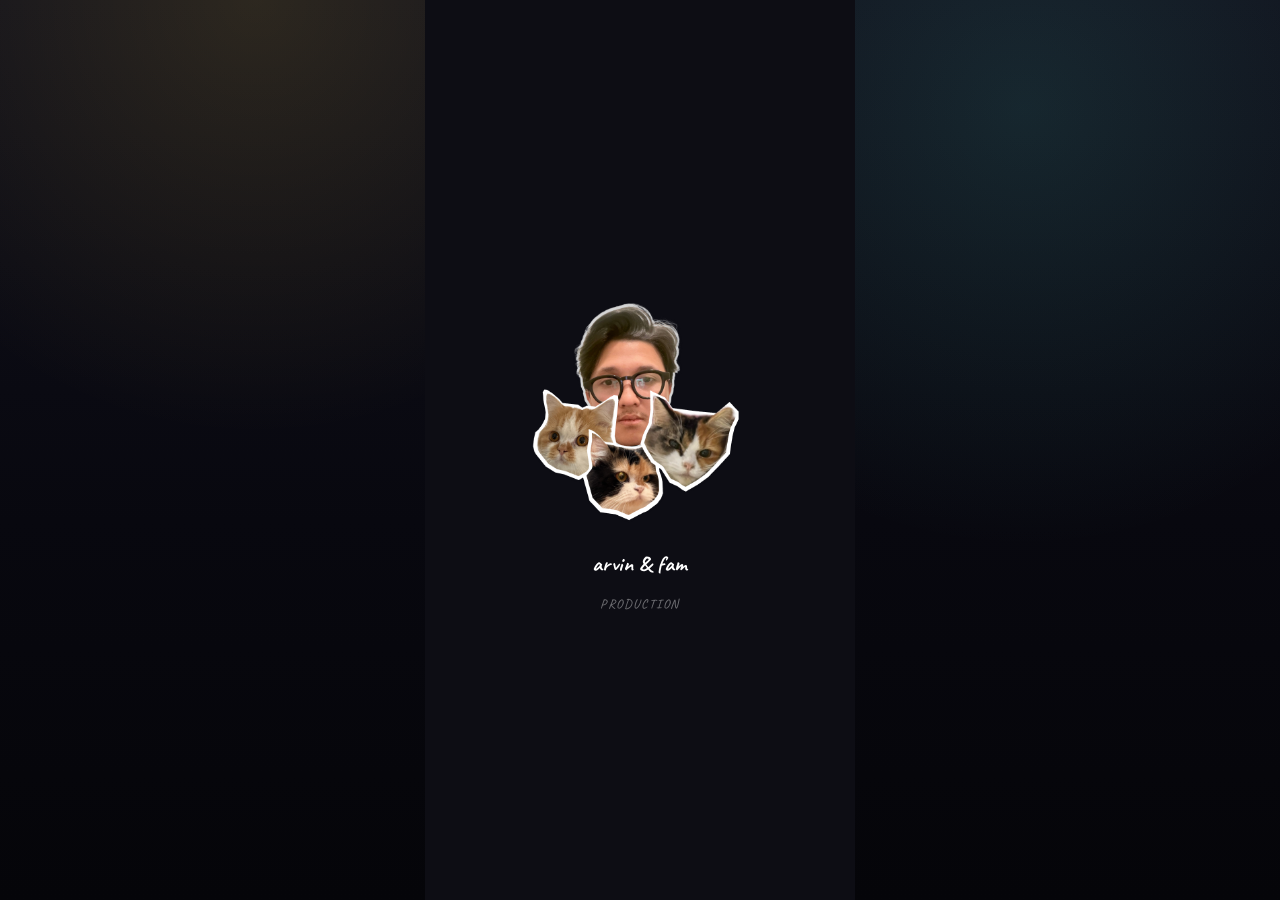
<file: index.html>
<!DOCTYPE html>
<html lang="en">
<head>
<meta charset="UTF-8">
<meta name="viewport" content="width=device-width,initial-scale=1,user-scalable=no,maximum-scale=1,viewport-fit=cover">
<title>Order Arvin</title>
<link rel="stylesheet" href="styles.css">
<link rel="icon" type="image/png" href="assets/favicon.png">
<link rel="apple-touch-icon" href="assets/favicon.png">
</head>
<body>
<div id="app">
  <div class="hdr"><h1></h1></div>
  <div class="obar" id="obar"></div>
  <div class="stats">
    <div class="st"><div class="sl">Level</div><div class="sv gd" id="slv" onclick="G.debugTap()">1</div></div>
    <div class="st"><div class="sl">Moves</div><div class="sv" id="smv">0</div></div>
    <div class="st"><div class="sl">Best</div><div class="sv cn" id="sbt">-</div></div>
  </div>
  <div class="gc-wrap"><canvas id="gc"></canvas></div>
  <div class="ctrls">
    <button class="btn dis" id="ubtn" onclick="G.undo()">↩ Undo</button>
    <button class="btn" onclick="G.showLevels()">Levels</button>
    <button class="btn" onclick="G.restart()">↻ Restart</button>
  </div>
  <div class="footnote">made with ❤️ by abang</div>
  <div class="stg" id="stg" onclick="G.toggleSound()">🔊</div>
  <div class="intro" id="intro" aria-label="arvin & fam production">
    <div class="intro-screen">
      <img class="intro-photo" src="intro-family.png" alt="arvin and fam" onerror="this.style.display='none'">
      <div class="intro-title">arvin &amp; fam</div>
      <div class="intro-sub">production</div>
    </div>
  </div>
</div>
<div id="wc"></div>
<div id="cc"></div>

<script src="game.js" defer></script>
</body>
</html>
</file>
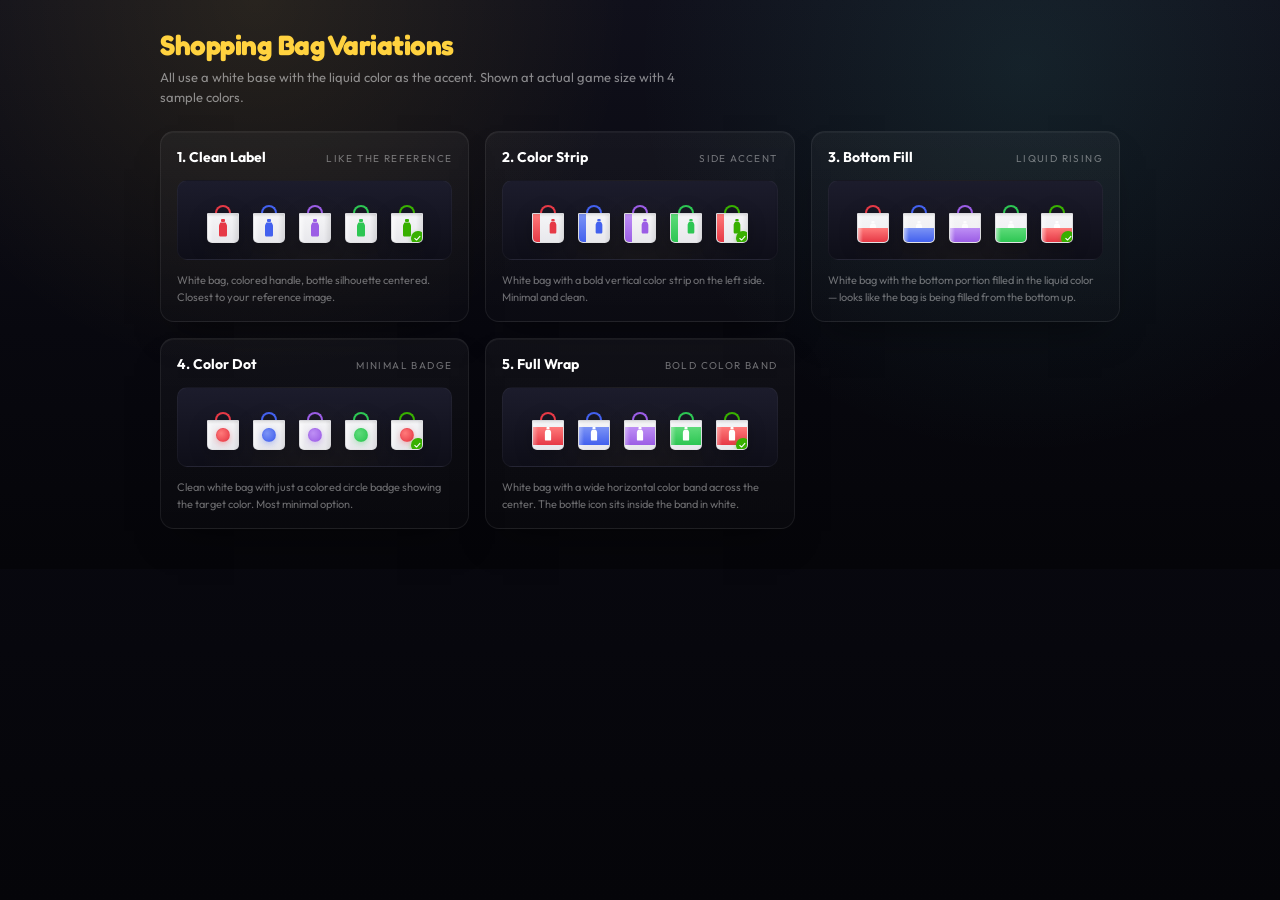
<file: bag-variations.html>
<!DOCTYPE html>
<html lang="en">
<head>
<meta charset="UTF-8">
<meta name="viewport" content="width=device-width,initial-scale=1">
<title>Shopping Bag Variations — Order Arvin</title>
<style>
@import url('https://fonts.googleapis.com/css2?family=Fredoka:wght@600;700&family=Outfit:wght@400;500;600;700;800&display=swap');
*{box-sizing:border-box;margin:0;padding:0}
html,body{min-height:100%;background:radial-gradient(circle at 20% 0%,rgba(255,210,63,.10),transparent 32%),radial-gradient(circle at 80% 12%,rgba(78,205,196,.10),transparent 34%),linear-gradient(180deg,#10101b 0%,#08080f 58%,#050509 100%);color:#fff;font-family:'Outfit',sans-serif}
body{padding:28px 20px 40px}
.wrap{max-width:960px;margin:0 auto}
h1{font-family:'Fredoka',sans-serif;font-size:28px;color:#ffd23f;letter-spacing:-.5px;margin-bottom:6px}
.sub{color:rgba(255,255,255,.5);font-size:13px;max-width:560px;line-height:1.5;margin-bottom:24px}

.grid{display:grid;grid-template-columns:repeat(auto-fit,minmax(260px,1fr));gap:16px}
.card{
  border:1px solid rgba(255,255,255,.07);
  background:linear-gradient(180deg,rgba(255,255,255,.04),rgba(255,255,255,.015));
  border-radius:14px;padding:16px;
  box-shadow:0 20px 36px -18px rgba(0,0,0,.5),inset 0 1px 0 rgba(255,255,255,.04);
  cursor:pointer;transition:border-color .2s,transform .2s;
}
.card:hover{border-color:rgba(255,210,63,.22);transform:translateY(-2px)}
.card .head{display:flex;justify-content:space-between;align-items:baseline;margin-bottom:14px;gap:8px}
.card .name{font-weight:700;font-size:14px}
.card .tag{font-size:10px;color:rgba(255,255,255,.4);text-transform:uppercase;letter-spacing:1.4px}
.stage{
  border-radius:10px;overflow:hidden;
  background:radial-gradient(ellipse at 50% 95%,rgba(255,210,63,.04) 0%,transparent 60%),linear-gradient(180deg,#1c1c2c 0%,#0e0e18 100%);
  border:1px solid rgba(255,255,255,.04);
  padding:20px 10px 16px;
  display:flex;justify-content:center;gap:10px;align-items:flex-end;min-height:80px;
}
.notes{margin-top:12px;font-size:11px;color:rgba(255,255,255,.4);line-height:1.5}
</style>
</head>
<body>
<main class="wrap">
  <h1>Shopping Bag Variations</h1>
  <p class="sub">All use a white base with the liquid color as the accent. Shown at actual game size with 4 sample colors.</p>
  <div class="grid" id="grid"></div>
</main>

<script>
const C=[
  {n:'Red',f:'#E63946',m:'#c1272d',d:'#7a1118',l:'#ff7a7a',s:'#ffb3b3'},
  {n:'Blue',f:'#4361EE',m:'#3350cc',d:'#1e2e80',l:'#7b93f5',s:'#b8c8ff'},
  {n:'Purple',f:'#9B5DE5',m:'#7a3dc0',d:'#4c2480',l:'#be8ff5',s:'#dcc5ff'},
  {n:'Green',f:'#2DC653',m:'#22a040',d:'#15662a',l:'#5edb7a',s:'#aef0be'},
];

function hexToRgba(hex,a){
  const r=parseInt(hex.slice(1,3),16),g=parseInt(hex.slice(3,5),16),b=parseInt(hex.slice(5,7),16);
  return `rgba(${r},${g},${b},${a})`;
}

// Bottle silhouette as an inline SVG (simple iconic shape matching the reference)
function bottleSVG(color,w=12,h=18){
  return `<svg width="${w}" height="${h}" viewBox="0 0 12 18" fill="none" xmlns="http://www.w3.org/2000/svg">
    <rect x="4" y="0" width="4" height="3" rx="1" fill="${color}"/>
    <path d="M3.5 3.5 C3.5 3.5 2 5.5 2 7 L2 16 C2 17 2.8 17.5 3.5 17.5 L8.5 17.5 C9.2 17.5 10 17 10 16 L10 7 C10 5.5 8.5 3.5 8.5 3.5 Z" fill="${color}"/>
  </svg>`;
}

// ══════════════════════════════════════
// VARIATION DEFINITIONS
// ══════════════════════════════════════
const variations = [
  {
    name:'1. Clean Label',
    tag:'like the reference',
    notes:'White bag, colored handle, bottle silhouette centered. Closest to your reference image.',
    render(c, done){
      return `
        <div style="display:flex;flex-direction:column;align-items:center;width:36px;filter:drop-shadow(0 5px 8px rgba(0,0,0,.25))">
          <!-- Handle -->
          <div style="width:16px;height:9px;border:2.5px solid ${done?'#38B000':c.f};border-bottom:none;border-radius:8px 8px 0 0;margin-bottom:-1px"></div>
          <!-- Bag body -->
          <div style="width:32px;height:30px;border-radius:1px 1px 5px 5px;background:linear-gradient(180deg,#f5f5f7,#e8e8ec);border:1px solid rgba(0,0,0,.08);display:flex;align-items:center;justify-content:center;position:relative;overflow:hidden">
            <!-- Left edge highlight -->
            <div style="position:absolute;top:0;left:0;width:5px;height:100%;background:linear-gradient(90deg,rgba(255,255,255,.6),transparent)"></div>
            <!-- Right shadow -->
            <div style="position:absolute;top:0;right:0;width:6px;height:100%;background:linear-gradient(270deg,rgba(0,0,0,.08),transparent)"></div>
            <!-- Fold line -->
            <div style="position:absolute;top:0;left:0;right:0;height:3px;background:linear-gradient(180deg,rgba(0,0,0,.1),transparent)"></div>
            <!-- Bottle icon -->
            ${bottleSVG(done?'#38B000':c.f)}
            ${done?`<div style="position:absolute;bottom:-3px;right:-3px;width:14px;height:14px;border-radius:50%;background:#38B000;display:flex;align-items:center;justify-content:center;font-size:8px;font-weight:700;color:#fff;box-shadow:0 2px 5px rgba(56,176,0,.4)">✓</div>`:''}
          </div>
        </div>`;
    }
  },
  {
    name:'2. Color Strip',
    tag:'side accent',
    notes:'White bag with a bold vertical color strip on the left side. Minimal and clean.',
    render(c, done){
      return `
        <div style="display:flex;flex-direction:column;align-items:center;width:36px;filter:drop-shadow(0 5px 8px rgba(0,0,0,.25))">
          <div style="width:16px;height:9px;border:2.5px solid ${done?'#38B000':c.f};border-bottom:none;border-radius:8px 8px 0 0;margin-bottom:-1px"></div>
          <div style="width:32px;height:30px;border-radius:1px 1px 5px 5px;background:linear-gradient(180deg,#f5f5f7,#e8e8ec);border:1px solid rgba(0,0,0,.08);display:flex;align-items:center;position:relative;overflow:hidden">
            <!-- Color strip -->
            <div style="position:absolute;top:0;left:0;width:7px;height:100%;background:linear-gradient(180deg,${c.l},${c.f});border-radius:0 0 0 4px"></div>
            <!-- Fold line -->
            <div style="position:absolute;top:0;left:0;right:0;height:3px;background:linear-gradient(180deg,rgba(0,0,0,.08),transparent)"></div>
            <!-- Right shadow -->
            <div style="position:absolute;top:0;right:0;width:5px;height:100%;background:linear-gradient(270deg,rgba(0,0,0,.06),transparent)"></div>
            <!-- Bottle icon (shifted right) -->
            <div style="margin-left:auto;margin-right:5px">${bottleSVG(done?'#38B000':c.f,10,15)}</div>
            ${done?`<div style="position:absolute;bottom:-3px;right:-3px;width:14px;height:14px;border-radius:50%;background:#38B000;display:flex;align-items:center;justify-content:center;font-size:8px;font-weight:700;color:#fff;box-shadow:0 2px 5px rgba(56,176,0,.4)">✓</div>`:''}
          </div>
        </div>`;
    }
  },
  {
    name:'3. Bottom Fill',
    tag:'liquid rising',
    notes:'White bag with the bottom portion filled in the liquid color — looks like the bag is being filled from the bottom up.',
    render(c, done){
      return `
        <div style="display:flex;flex-direction:column;align-items:center;width:36px;filter:drop-shadow(0 5px 8px rgba(0,0,0,.25))">
          <div style="width:16px;height:9px;border:2.5px solid ${done?'#38B000':c.f};border-bottom:none;border-radius:8px 8px 0 0;margin-bottom:-1px"></div>
          <div style="width:32px;height:30px;border-radius:1px 1px 5px 5px;background:linear-gradient(180deg,#f5f5f7,#ededf0);border:1px solid rgba(0,0,0,.08);display:flex;align-items:center;justify-content:center;position:relative;overflow:hidden">
            <!-- Bottom color fill -->
            <div style="position:absolute;bottom:0;left:0;right:0;height:14px;background:linear-gradient(180deg,${c.l},${c.f});border-radius:0 0 4px 4px"></div>
            <!-- Left highlight -->
            <div style="position:absolute;top:0;left:0;width:5px;height:100%;background:linear-gradient(90deg,rgba(255,255,255,.5),transparent)"></div>
            <!-- Fold -->
            <div style="position:absolute;top:0;left:0;right:0;height:3px;background:linear-gradient(180deg,rgba(0,0,0,.08),transparent)"></div>
            <!-- Bottle icon (white on color) -->
            ${bottleSVG(done?'#fff':'rgba(255,255,255,.85)',10,14)}
            ${done?`<div style="position:absolute;bottom:-3px;right:-3px;width:14px;height:14px;border-radius:50%;background:#38B000;display:flex;align-items:center;justify-content:center;font-size:8px;font-weight:700;color:#fff;box-shadow:0 2px 5px rgba(56,176,0,.4)">✓</div>`:''}
          </div>
        </div>`;
    }
  },
  {
    name:'4. Color Dot',
    tag:'minimal badge',
    notes:'Clean white bag with just a colored circle badge showing the target color. Most minimal option.',
    render(c, done){
      return `
        <div style="display:flex;flex-direction:column;align-items:center;width:36px;filter:drop-shadow(0 5px 8px rgba(0,0,0,.25))">
          <div style="width:16px;height:9px;border:2.5px solid ${done?'#38B000':c.f};border-bottom:none;border-radius:8px 8px 0 0;margin-bottom:-1px"></div>
          <div style="width:32px;height:30px;border-radius:1px 1px 5px 5px;background:linear-gradient(180deg,#f5f5f7,#e8e8ec);border:1px solid rgba(0,0,0,.08);display:flex;align-items:center;justify-content:center;position:relative;overflow:hidden">
            <!-- Left highlight -->
            <div style="position:absolute;top:0;left:0;width:5px;height:100%;background:linear-gradient(90deg,rgba(255,255,255,.5),transparent)"></div>
            <!-- Fold -->
            <div style="position:absolute;top:0;left:0;right:0;height:3px;background:linear-gradient(180deg,rgba(0,0,0,.08),transparent)"></div>
            <!-- Right shadow -->
            <div style="position:absolute;top:0;right:0;width:5px;height:100%;background:linear-gradient(270deg,rgba(0,0,0,.06),transparent)"></div>
            <!-- Color circle -->
            <div style="width:14px;height:14px;border-radius:50%;background:radial-gradient(circle at 35% 35%,${c.l},${c.f});box-shadow:0 2px 6px ${hexToRgba(c.f,.35)};border:1px solid ${hexToRgba(c.f,.2)}"></div>
            ${done?`<div style="position:absolute;bottom:-3px;right:-3px;width:14px;height:14px;border-radius:50%;background:#38B000;display:flex;align-items:center;justify-content:center;font-size:8px;font-weight:700;color:#fff;box-shadow:0 2px 5px rgba(56,176,0,.4)">✓</div>`:''}
          </div>
        </div>`;
    }
  },
  {
    name:'5. Full Wrap',
    tag:'bold color band',
    notes:'White bag with a wide horizontal color band across the center. The bottle icon sits inside the band in white.',
    render(c, done){
      return `
        <div style="display:flex;flex-direction:column;align-items:center;width:36px;filter:drop-shadow(0 5px 8px rgba(0,0,0,.25))">
          <div style="width:16px;height:9px;border:2.5px solid ${done?'#38B000':c.f};border-bottom:none;border-radius:8px 8px 0 0;margin-bottom:-1px"></div>
          <div style="width:32px;height:30px;border-radius:1px 1px 5px 5px;background:linear-gradient(180deg,#f5f5f7,#e8e8ec);border:1px solid rgba(0,0,0,.08);display:flex;align-items:center;justify-content:center;position:relative;overflow:hidden">
            <!-- Color band across center -->
            <div style="position:absolute;top:6px;left:0;right:0;height:18px;background:linear-gradient(180deg,${c.l},${c.f})"></div>
            <!-- Left highlight -->
            <div style="position:absolute;top:0;left:0;width:5px;height:100%;background:linear-gradient(90deg,rgba(255,255,255,.35),transparent);z-index:1"></div>
            <!-- Fold -->
            <div style="position:absolute;top:0;left:0;right:0;height:3px;background:linear-gradient(180deg,rgba(0,0,0,.08),transparent);z-index:1"></div>
            <!-- Bottle icon (white) -->
            <div style="position:relative;z-index:1">${bottleSVG('#fff',10,14)}</div>
            ${done?`<div style="position:absolute;bottom:-3px;right:-3px;width:14px;height:14px;border-radius:50%;background:#38B000;display:flex;align-items:center;justify-content:center;font-size:8px;font-weight:700;color:#fff;box-shadow:0 2px 5px rgba(56,176,0,.4);z-index:2">✓</div>`:''}
          </div>
        </div>`;
    }
  },
];

// ══════════════════════════════════════
// RENDER
// ══════════════════════════════════════
const grid = document.getElementById('grid');

variations.forEach(v => {
  const card = document.createElement('div');
  card.className = 'card';

  // Render 4 colors as pending + 1 as done
  let bagHTML = '';
  C.forEach((c,i) => {
    bagHTML += v.render(c, false);
  });
  // Also show one "done" state
  bagHTML += v.render(C[0], true);

  card.innerHTML = `
    <div class="head">
      <span class="name">${v.name}</span>
      <span class="tag">${v.tag}</span>
    </div>
    <div class="stage">${bagHTML}</div>
    <div class="notes">${v.notes}</div>
  `;
  grid.appendChild(card);
});
</script>
</body>
</html>
</file>
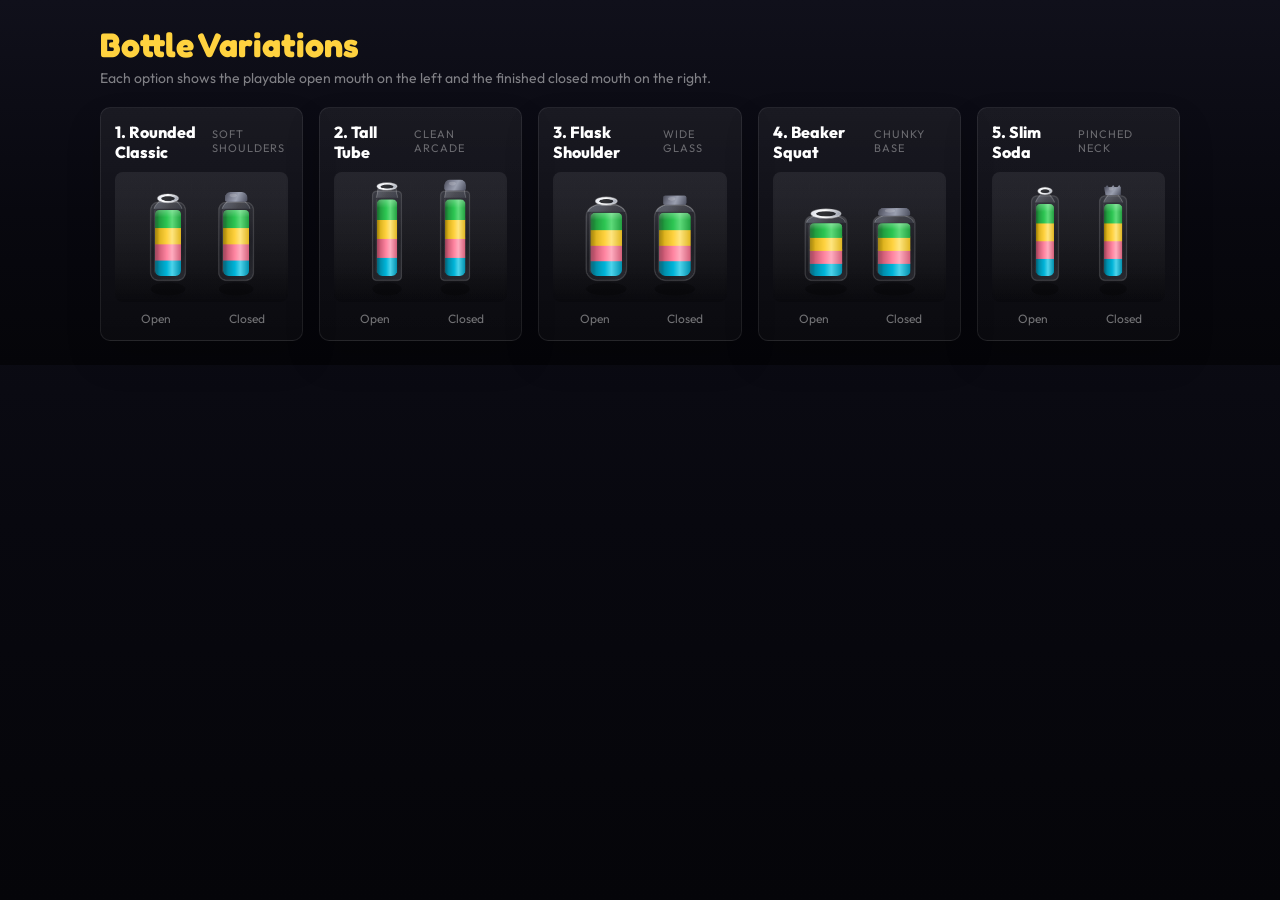
<file: bottle-variations.html>
<!DOCTYPE html>
<html lang="en">
<head>
<meta charset="UTF-8">
<meta name="viewport" content="width=device-width,initial-scale=1">
<title>Order Arvin Bottle Variations</title>
<style>
@import url('https://fonts.googleapis.com/css2?family=Fredoka:wght@600;700&family=Outfit:wght@400;600;800&display=swap');
*{box-sizing:border-box;margin:0;padding:0}
html,body{min-height:100%;background:linear-gradient(180deg,#10101b 0%,#08080f 58%,#050509 100%);color:#fff;font-family:'Outfit',sans-serif}
body{padding:24px}
.wrap{max-width:1080px;margin:0 auto}
h1{font-family:'Fredoka',sans-serif;font-size:34px;color:#ffd23f;margin-bottom:4px}
p{color:rgba(255,255,255,.48);font-size:14px;margin-bottom:20px}
.grid{display:grid;grid-template-columns:repeat(auto-fit,minmax(180px,1fr));gap:16px}
.card{border:1px solid rgba(255,255,255,.08);background:linear-gradient(180deg,rgba(255,255,255,.06),rgba(255,255,255,.025));border-radius:10px;padding:14px;box-shadow:0 18px 34px rgba(0,0,0,.18)}
.head{display:flex;justify-content:space-between;align-items:baseline;margin-bottom:10px}
.name{font-weight:800;color:#fff}
.tag{font-size:11px;color:rgba(255,255,255,.36);text-transform:uppercase;letter-spacing:1px}
canvas{display:block;width:100%;height:auto;border-radius:8px;background:linear-gradient(180deg,rgba(255,255,255,.035),rgba(0,0,0,.08))}
.labels{display:grid;grid-template-columns:1fr 1fr;gap:8px;margin-top:9px;color:rgba(255,255,255,.42);font-size:12px;text-align:center}
</style>
</head>
<body>
<main class="wrap">
  <h1>Bottle Variations</h1>
  <p>Each option shows the playable open mouth on the left and the finished closed mouth on the right.</p>
  <section class="grid" id="grid"></section>
</main>

<script>
const colors=[
  {f:'#00B4D8',m:'#008fad',d:'#005c70',l:'#4dd4ec',s:'#a8ecf8'},
  {f:'#FF85A1',m:'#d4607a',d:'#993d55',l:'#ffadc0',s:'#ffd6e0'},
  {f:'#FFD23F',m:'#e0b520',d:'#997a00',l:'#ffe680',s:'#fff4c2'},
  {f:'#2DC653',m:'#22a040',d:'#15662a',l:'#5edb7a',s:'#aef0be'}
];
const models=[
  {name:'1. Rounded Classic',tag:'soft shoulders',bw:1,bh:1,bodyR:.22,neckW:.58,mouthW:.65,mouthY:.64,mouthH:3.8,shoulder:.86,taper:.13,cap:'rounded'},
  {name:'2. Tall Tube',tag:'clean arcade',bw:.84,bh:1.14,bodyR:.13,neckW:.78,mouthW:.74,mouthY:.6,mouthH:3.3,shoulder:.74,taper:.18,cap:'band'},
  {name:'3. Flask Shoulder',tag:'wide glass',bw:1.16,bh:.96,bodyR:.28,neckW:.46,mouthW:.58,mouthY:.59,mouthH:3.6,shoulder:1.02,taper:.06,cap:'plug'},
  {name:'4. Beaker Squat',tag:'chunky base',bw:1.2,bh:.82,bodyR:.16,neckW:.54,mouthW:.78,mouthY:.7,mouthH:4.2,shoulder:.92,taper:.04,cap:'stopper'},
  {name:'5. Slim Soda',tag:'pinched neck',bw:.78,bh:1.08,bodyR:.2,neckW:.38,mouthW:.56,mouthY:.57,mouthH:3.2,shoulder:.86,taper:.2,cap:'crown'}
];

function rr(ctx,x,y,w,h,r){
  ctx.moveTo(x+r,y);ctx.arcTo(x+w,y,x+w,y+h,r);ctx.arcTo(x+w,y+h,x,y+h,r);ctx.arcTo(x,y+h,x,y,r);ctx.arcTo(x,y,x+w,y,r);ctx.closePath();
}
function rrC(ctx,x,y,w,h,tl,tr,br,bl){
  ctx.moveTo(x+tl,y);ctx.arcTo(x+w,y,x+w,y+h,tr);ctx.arcTo(x+w,y+h,x,y+h,br);ctx.arcTo(x,y+h,x,y,bl);ctx.arcTo(x,y,x+w,y,tl);ctx.closePath();
}
function drawBottle(ctx,x,y,w,h,model,closed){
  const cH=h*.12,bY=y+cH,bH=h-cH,r=w*model.bodyR,pad=4,lw=w-pad*2,lh=(bH-cH*.4-pad*2)/4;
  ctx.save();
  ctx.shadowColor='rgba(0,0,0,.4)';ctx.shadowBlur=13;ctx.shadowOffsetY=8;
  ctx.fillStyle='rgba(0,0,0,.26)';
  ctx.beginPath();ctx.ellipse(x+w/2,y+h+8,w*.5,6,0,0,Math.PI*2);ctx.fill();
  ctx.restore();

  const bodyGrad=ctx.createLinearGradient(x,bY,x+w,bY+bH);
  bodyGrad.addColorStop(0,'rgba(210,220,240,.13)');
  bodyGrad.addColorStop(.22,'rgba(210,220,240,.055)');
  bodyGrad.addColorStop(.55,'rgba(210,220,240,.025)');
  bodyGrad.addColorStop(.84,'rgba(210,220,240,.075)');
  bodyGrad.addColorStop(1,'rgba(210,220,240,.13)');
  ctx.fillStyle=bodyGrad;
  ctx.beginPath();rr(ctx,x,bY,w,bH,r);ctx.fill();

  ctx.save();
  ctx.beginPath();rr(ctx,x+pad,bY+pad,lw,bH-pad*2,Math.max(5,r-4));ctx.clip();
  for(let j=0;j<4;j++){
    const c=colors[j],ly=bY+bH-pad-(j+1)*lh;
    const lg=ctx.createLinearGradient(x+pad,0,x+pad+lw,0);
    lg.addColorStop(0,c.d);lg.addColorStop(.18,c.m);lg.addColorStop(.45,c.f);lg.addColorStop(.66,c.l);lg.addColorStop(1,c.m);
    ctx.fillStyle=lg;
    ctx.beginPath();rrC(ctx,x+pad,ly-.8,lw,lh+1.6,j===3?4:0,j===3?4:0,j===0?Math.max(5,r-4):0,j===0?Math.max(5,r-4):0);ctx.fill();
    if(j===3){
      const shine=ctx.createLinearGradient(x+pad,ly,x+pad,ly+lh*.4);
      shine.addColorStop(0,'rgba(255,255,255,.22)');shine.addColorStop(1,'rgba(255,255,255,0)');
      ctx.fillStyle=shine;ctx.beginPath();rrC(ctx,x+pad,ly-.8,lw,lh*.36+1.2,4,4,0,0);ctx.fill();
    }
  }
  ctx.restore();

  const hl=ctx.createLinearGradient(x+2,bY,x+w*.2,bY);
  hl.addColorStop(0,'rgba(255,255,255,.14)');hl.addColorStop(1,'rgba(255,255,255,0)');
  ctx.fillStyle=hl;ctx.beginPath();rrC(ctx,x+3,bY+6,w*.14,bH-12,3,3,3,3);ctx.fill();
  ctx.strokeStyle='rgba(255,255,255,.14)';ctx.lineWidth=1.2;ctx.beginPath();rr(ctx,x,bY,w,bH,r);ctx.stroke();

  const mid=x+w/2,mouthW=w*model.mouthW,neckW=mouthW*model.neckW,neckTop=y+cH*model.mouthY,neckBot=bY+6;
  const neckGrad=ctx.createLinearGradient(mid-neckW/2,neckTop,mid+w*model.shoulder/2,neckBot);
  neckGrad.addColorStop(0,'rgba(215,225,245,.22)');neckGrad.addColorStop(.5,'rgba(255,255,255,.11)');neckGrad.addColorStop(1,'rgba(150,165,195,.12)');
  ctx.fillStyle=neckGrad;
  ctx.beginPath();
  ctx.moveTo(mid-neckW/2,neckTop);
  ctx.bezierCurveTo(mid-neckW*.58,neckTop+cH*.34,x+w*model.taper,bY+1,x+w*(model.taper*.75),neckBot);
  ctx.lineTo(x+w*(1-model.taper*.75),neckBot);
  ctx.bezierCurveTo(x+w*(1-model.taper),bY+1,mid+neckW*.58,neckTop+cH*.34,mid+neckW/2,neckTop);
  ctx.closePath();ctx.fill();
  ctx.strokeStyle='rgba(255,255,255,.2)';ctx.lineWidth=1;
  ctx.beginPath();
  ctx.moveTo(mid-neckW/2,neckTop);ctx.bezierCurveTo(mid-neckW*.58,neckTop+cH*.34,x+w*model.taper,bY+1,x+w*(model.taper*.75),neckBot);
  ctx.moveTo(mid+neckW/2,neckTop);ctx.bezierCurveTo(mid+neckW*.58,neckTop+cH*.34,x+w*(1-model.taper),bY+1,x+w*(1-model.taper*.75),neckBot);
  ctx.stroke();

  if(closed){
    const capY=y+cH*.05,capH=cH*.9;
    const cg=ctx.createLinearGradient(mid-mouthW/2,capY,mid+mouthW/2,capY+capH);
    cg.addColorStop(0,'#494b58');cg.addColorStop(.28,'#7a7d8e');cg.addColorStop(.55,'#9ba0b0');cg.addColorStop(1,'#4b4e5e');
    ctx.fillStyle=cg;
    ctx.beginPath();
    if(model.cap==='crown'){
      const teeth=5,step=mouthW/teeth;
      ctx.moveTo(mid-mouthW/2,capY+capH);
      for(let i=0;i<=teeth;i++){
        const px=mid-mouthW/2+i*step;
        ctx.lineTo(px-step*.5,capY+(i%2?0:capH*.22));
        ctx.lineTo(px,capY+capH*.2);
      }
      ctx.lineTo(mid+mouthW/2,capY+capH);ctx.closePath();
    } else {
      rrC(ctx,mid-mouthW/2,capY,mouthW,capH,model.cap==='plug'?2:5,model.cap==='plug'?2:5,2,2);
    }
    ctx.fill();
    ctx.fillStyle='rgba(255,255,255,.17)';ctx.beginPath();ctx.ellipse(mid-mouthW*.13,capY+capH*.35,mouthW*.16,1.7,0,0,Math.PI*2);ctx.fill();
  } else {
    const rim=ctx.createLinearGradient(mid-mouthW/2,y,mid+mouthW/2,y+cH);
    rim.addColorStop(0,'#d9dde8');rim.addColorStop(.45,'#ffffff');rim.addColorStop(1,'#8f95a5');
    ctx.fillStyle=rim;ctx.beginPath();ctx.ellipse(mid,y+cH*model.mouthY,mouthW*.46,model.mouthH,0,0,Math.PI*2);ctx.fill();
    ctx.fillStyle='rgba(8,9,14,.84)';ctx.beginPath();ctx.ellipse(mid,y+cH*(model.mouthY+.02),mouthW*.3,model.mouthH*.55,0,0,Math.PI*2);ctx.fill();
    ctx.strokeStyle='rgba(255,255,255,.4)';ctx.lineWidth=1.2;ctx.beginPath();ctx.ellipse(mid,y+cH*model.mouthY,mouthW*.46,model.mouthH,0,0,Math.PI*2);ctx.stroke();
  }
}
function drawCenteredBottle(ctx,cx,baseY,w,h,model,closed){
  const bw=w*model.bw,bh=h*model.bh;
  drawBottle(ctx,cx-bw/2,baseY-bh,bw,bh,model,closed);
}
function render(){
  const grid=document.getElementById('grid');
  models.forEach((model,i)=>{
    const card=document.createElement('article');
    card.className='card';
    card.innerHTML=`<div class="head"><div class="name">${model.name}</div><div class="tag">${model.tag}</div></div><canvas width="320" height="240"></canvas><div class="labels"><span>Open</span><span>Closed</span></div>`;
    grid.appendChild(card);
    const canvas=card.querySelector('canvas'),ctx=canvas.getContext('2d');
    ctx.scale(2,2);
    const bg=ctx.createLinearGradient(0,0,0,120);
    bg.addColorStop(0,'rgba(255,255,255,.045)');bg.addColorStop(1,'rgba(0,0,0,.12)');
    ctx.fillStyle=bg;ctx.fillRect(0,0,160,120);
    drawCenteredBottle(ctx,49,100,32,82,model,false);
    drawCenteredBottle(ctx,112,100,32,82,model,true);
  });
}
render();
</script>
</body>
</html>
</file>
<file: styles.css>
@import url('https://fonts.googleapis.com/css2?family=Caveat:wght@700&family=Fredoka:wght@400;600;700&family=Outfit:wght@300;500;700;900&display=swap');
*{margin:0;padding:0;box-sizing:border-box;-webkit-tap-highlight-color:transparent}
html,body{height:100%;overflow:hidden;background:radial-gradient(circle at 20% 0%,rgba(255,210,63,.12),transparent 32%),radial-gradient(circle at 80% 12%,rgba(78,205,196,.13),transparent 34%),linear-gradient(180deg,#10101b 0%,#08080f 58%,#050509 100%);color:#fff;font-family:'Outfit',sans-serif;touch-action:manipulation}
#app{display:flex;flex-direction:column;height:100%;height:100dvh;max-width:430px;margin:0 auto;position:relative;overflow:hidden;background:linear-gradient(180deg,rgba(255,255,255,.035),rgba(255,255,255,.01) 38%,rgba(0,0,0,.08));padding-top:env(safe-area-inset-top)}
.hdr{display:none}
.hdr h1{font-family:'Fredoka',sans-serif;font-size:22px;font-weight:700;background:linear-gradient(135deg,#ffd23f,#ff6b8a,#4ecdc4);-webkit-background-clip:text;-webkit-text-fill-color:transparent}
.obar{display:flex;justify-content:center;gap:8px;padding:6px 42px 4px;flex-shrink:0;z-index:10;flex-wrap:wrap;min-height:52px;align-items:flex-end}
.oslot{width:36px;height:44px;display:flex;flex-direction:column;align-items:center;filter:drop-shadow(0 5px 8px rgba(0,0,0,.25));position:relative;transition:transform .32s cubic-bezier(.2,.8,.2,1),opacity .25s ease}
.oslot.done{transform:translateY(-2px) scale(1.08)}
.bh{width:16px;height:9px;border:2.5px solid;border-bottom:none;border-radius:8px 8px 0 0;margin-bottom:-1px}
.bb{width:32px;height:30px;border-radius:1px 1px 5px 5px;background:linear-gradient(180deg,#f5f5f7,#e8e8ec);border:1px solid rgba(0,0,0,.08);display:flex;align-items:center;justify-content:center;position:relative;overflow:hidden;transition:all .3s}
.bb .bhl{position:absolute;top:0;left:0;width:5px;height:100%;background:linear-gradient(90deg,rgba(255,255,255,.6),transparent);pointer-events:none}
.bb .bsh{position:absolute;top:0;right:0;width:6px;height:100%;background:linear-gradient(270deg,rgba(0,0,0,.08),transparent);pointer-events:none}
.bfold{position:absolute;top:0;left:0;right:0;height:3px;background:linear-gradient(180deg,rgba(0,0,0,.1),transparent);border-radius:1px 1px 0 0;pointer-events:none}
.bi{position:relative;z-index:1}
.bchk{position:absolute;bottom:5px;right:-3px;width:14px;height:14px;border-radius:50%;background:#38B000;display:none;align-items:center;justify-content:center;font-size:8px;font-weight:700;color:#fff;box-shadow:0 2px 5px rgba(56,176,0,.4);z-index:3}
.oslot.done .bchk{display:flex}

/* ── Bag completion animation ── */
@keyframes bagPop{
  0%{transform:scale(1)}
  30%{transform:scale(1.22) rotate(-4deg)}
  55%{transform:scale(.92) rotate(2deg)}
  100%{transform:scale(1.08) translateY(-2px)}
}
@keyframes bagGlow{
  0%{box-shadow:0 0 0 0 rgba(56,176,0,0)}
  40%{box-shadow:0 0 14px 4px rgba(56,176,0,.45)}
  100%{box-shadow:0 0 0 0 rgba(56,176,0,0)}
}
.oslot.completing{animation:bagPop .45s cubic-bezier(.2,.8,.2,1) forwards}
.oslot.completing .bb{animation:bagGlow .5s ease forwards}

/* ── New bag sliding in ── */
@keyframes bagSlideIn{
  0%{transform:translateY(-14px) scale(.7);opacity:0}
  60%{transform:translateY(3px) scale(1.06);opacity:1}
  100%{transform:translateY(0) scale(1);opacity:1}
}
.oslot.entering{animation:bagSlideIn .38s cubic-bezier(.2,.8,.2,1) forwards}
.stats{display:flex;justify-content:center;gap:10px;padding:3px 16px 3px;flex-shrink:0;z-index:10}
.st{background:linear-gradient(180deg,rgba(255,255,255,.07),rgba(255,255,255,.03));border:1px solid rgba(255,255,255,0.08);border-radius:10px;padding:2px 12px;text-align:center;box-shadow:0 7px 20px rgba(0,0,0,.14)}
.sl{font-size:7px;color:rgba(255,255,255,0.22);text-transform:uppercase;letter-spacing:1.5px}
.sv{font-size:14px;font-weight:700}
.gd{color:#ffd23f}.cn{color:#4ecdc4}
.gc-wrap{flex:1;display:flex;flex-direction:column;min-height:0}
#gc{flex:1;display:block;width:100%;min-height:0;cursor:pointer}
.ctrls{display:flex;gap:8px;justify-content:center;padding:6px 16px 10px;padding-bottom:max(10px,env(safe-area-inset-bottom));flex-shrink:0;z-index:10}
.footnote{flex-shrink:0;padding:0 16px 10px;padding-bottom:max(40px,env(safe-area-inset-bottom));text-align:center;font-size:10px;font-weight:700;color:rgba(255,255,255,.34);letter-spacing:.2px}
.btn{padding:9px 17px;border-radius:8px;border:1px solid rgba(255,255,255,.16);border-bottom-color:rgba(0,0,0,.62);background:linear-gradient(180deg,#fff2a8 0%,#ffca3a 42%,#d96c1e 100%);color:#24110a;cursor:pointer;font-family:'Fredoka','Outfit',sans-serif;font-size:12px;font-weight:800;user-select:none;transition:transform .12s ease,filter .16s ease,box-shadow .16s ease;text-shadow:0 1px 0 rgba(255,255,255,.5);box-shadow:inset 2px 2px 0 rgba(255,255,255,.55),inset -2px -4px 0 rgba(119,45,6,.34),0 4px 0 #6e2d08,0 8px 16px rgba(0,0,0,.34)}
.btn:hover{filter:saturate(1.12) brightness(1.05);box-shadow:inset 2px 2px 0 rgba(255,255,255,.6),inset -2px -4px 0 rgba(119,45,6,.32),0 4px 0 #6e2d08,0 0 18px rgba(255,210,63,.18),0 8px 16px rgba(0,0,0,.34)}
.btn:active{transform:translateY(3px);box-shadow:inset 1px 1px 0 rgba(255,255,255,.45),inset -2px -3px 0 rgba(119,45,6,.32),0 1px 0 #6e2d08,0 4px 10px rgba(0,0,0,.28)}
.btn.dis{opacity:.34;pointer-events:none;filter:grayscale(.45)}
.btn.pri{background:linear-gradient(180deg,#aefcff 0%,#4ecdc4 45%,#16736f 100%);border-color:rgba(255,255,255,.22);color:#031c20;font-weight:900;box-shadow:inset 2px 2px 0 rgba(255,255,255,.6),inset -2px -4px 0 rgba(0,60,62,.34),0 4px 0 #06484a,0 8px 16px rgba(0,0,0,.34),0 0 18px rgba(78,205,196,.22)}
.wov{position:absolute;inset:0;display:flex;flex-direction:column;align-items:center;justify-content:center;background:rgba(8,8,15,.92);backdrop-filter:blur(10px);z-index:50;animation:fi .4s ease}
.wov h2{font-family:'Fredoka',sans-serif;font-size:28px;color:#ffd23f;animation:pb .5s ease}
.wov p{font-size:12px;color:rgba(255,255,255,.4);margin:5px 0 16px}
.lov{position:absolute;inset:0;display:flex;flex-direction:column;align-items:center;justify-content:flex-start;padding:28px 20px 20px;background:rgba(8,8,15,.92);backdrop-filter:blur(10px);z-index:50;animation:fi .25s ease;overflow-y:auto}
.lov h2{font-family:'Fredoka',sans-serif;font-size:28px;color:#ffd23f;margin-bottom:4px;flex-shrink:0}
.lov p{font-size:12px;color:rgba(255,255,255,.42);margin-bottom:16px;flex-shrink:0}
.lgrid{display:grid;grid-template-columns:repeat(5,52px);gap:8px;justify-content:center;margin-bottom:20px;width:100%}
.ltile{width:52px;height:52px;border-radius:8px;border:1px solid rgba(255,255,255,.16);border-bottom-color:rgba(0,0,0,.58);background:linear-gradient(180deg,#454965,#202235 58%,#11121e);color:#fff;font-family:'Fredoka','Outfit',sans-serif;font-weight:900;font-size:16px;cursor:pointer;text-shadow:0 2px 0 #000;box-shadow:inset 2px 2px 0 rgba(255,255,255,.16),inset -3px -4px 0 rgba(0,0,0,.32),0 4px 0 #050509,0 9px 18px rgba(0,0,0,.3);transition:transform .12s ease,border-color .16s ease,background .16s ease,box-shadow .16s ease}
.ltile:hover{transform:translateY(-2px);border-color:rgba(255,255,255,.28)}
.ltile.cur{border-color:rgba(255,210,63,.85);background:linear-gradient(180deg,#fff0a6,#ffba31 48%,#b94818);color:#271104;text-shadow:0 1px 0 rgba(255,255,255,.5)}
.ltile.done{border-color:rgba(78,205,196,.35)}
.ltile.lock{opacity:.34;cursor:default;color:rgba(255,255,255,.7)}
.ltile.lock:hover{transform:none;border-color:rgba(255,255,255,.1)}
.cfp{position:fixed;top:-20px;pointer-events:none;z-index:100;animation:cf linear forwards}
.stg{position:absolute;top:8px;right:10px;z-index:20;width:28px;height:28px;border-radius:50%;background:linear-gradient(180deg,rgba(255,255,255,.08),rgba(255,255,255,.035));border:1px solid rgba(255,255,255,0.08);display:flex;align-items:center;justify-content:center;cursor:pointer;font-size:12px;user-select:none;box-shadow:0 8px 18px rgba(0,0,0,.15)}
.intro{position:absolute;inset:0;z-index:80;display:flex;align-items:center;justify-content:center;background:#0d0d14;color:#fff;will-change:opacity}
.intro-screen{width:min(86%,320px);padding:0 16px;text-align:center;display:flex;flex-direction:column;align-items:center;gap:18px}
.intro-photo{display:block;width:min(72vw,220px);max-height:44vh;object-fit:contain;border-radius:20px;opacity:0;transform:translateY(16px);transition:opacity .7s ease,transform .7s cubic-bezier(0.22,1,0.36,1);will-change:transform,opacity}
.intro-photo[src=""]{display:none}.intro-photo:not([src]){display:none}
.intro-photo.visible{opacity:1;transform:translateY(0)}
.intro-title{font-family:'Caveat',cursive;font-size:22px;font-weight:700;letter-spacing:.02em;color:#fff;opacity:0;transform:translateY(10px);transition:opacity .5s ease .2s,transform .5s cubic-bezier(0.22,1,0.36,1) .2s;will-change:transform,opacity}
.intro-title.visible{opacity:1;transform:translateY(0)}
.intro-sub{font-family:'Caveat',cursive;font-size:13px;font-weight:500;letter-spacing:.12em;text-transform:uppercase;color:rgba(255,255,255,.4);opacity:0;transition:opacity .5s ease .4s;will-change:opacity}
.intro-sub.visible{opacity:1}
.intro.out{pointer-events:none;opacity:0;transition:opacity .5s ease}
@keyframes fi{from{opacity:0}to{opacity:1}}
@keyframes pb{0%{transform:scale(0)}60%{transform:scale(1.2)}100%{transform:scale(1)}}
@keyframes cf{0%{transform:translateY(0) rotate(0deg);opacity:1}100%{transform:translateY(110vh) rotate(720deg);opacity:0}}
</file>
